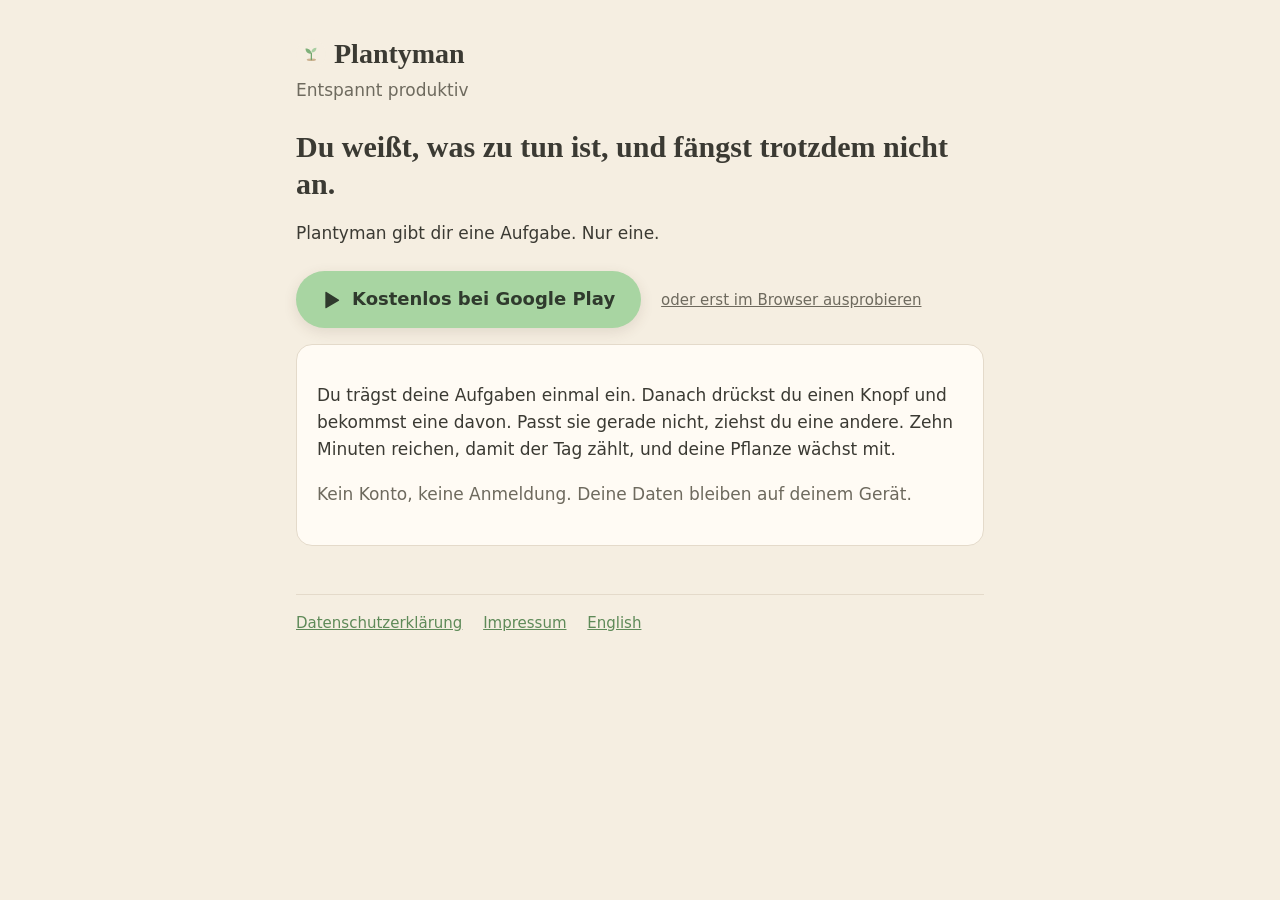
<file: index.html>
<!doctype html>
<html lang="de">
<head>
<meta charset="utf-8">
<meta name="viewport" content="width=device-width,initial-scale=1">
<title>Plantyman</title>
<meta name="description" content="Plantyman gibt dir eine Aufgabe. Nur eine.">
<link rel="stylesheet" href="style.css">
<link rel="alternate" hreflang="en" href="en/">
<link rel="icon" href="icon.svg" type="image/svg+xml">
</head>
<body>
<main>
  <header>
    <a class="brand" href="./"><img src="icon.svg" alt="">Plantyman</a>
    <p class="claim">Entspannt produktiv</p>
  </header>

  <h1>Du weißt, was zu tun ist, und fängst trotzdem nicht an.</h1>
  <p>Plantyman gibt dir eine Aufgabe. Nur eine.</p>

  <div class="cta">
    <a class="store" href="https://play.google.com/store/apps/details?id=de.plantyman.app&amp;referrer=utm_source%3Dwebsite">
      <svg viewBox="0 0 24 24" aria-hidden="true"><path fill="currentColor" d="M4 2.8v18.4c0 .5.5.8.9.6l15.4-8.9c.4-.3.4-.9 0-1.2L4.9 2.2c-.4-.2-.9.1-.9.6z"/></svg>
      Kostenlos bei Google Play
    </a>
    <a class="alt" href="app/">oder erst im Browser ausprobieren</a>
  </div>

  <div class="card">
    <p>Du trägst deine Aufgaben einmal ein. Danach drückst du einen Knopf und bekommst eine davon. Passt sie gerade nicht, ziehst du eine andere. Zehn Minuten reichen, damit der Tag zählt, und deine Pflanze wächst mit.</p>
    <p class="muted">Kein Konto, keine Anmeldung. Deine Daten bleiben auf deinem Gerät.</p>
  </div>

  <footer>
    <a href="datenschutz.html">Datenschutzerklärung</a>
    <a href="impressum.html">Impressum</a>
    <a href="en/" hreflang="en" lang="en">English</a>
  </footer>
</main>
</body>
</html>
</file>
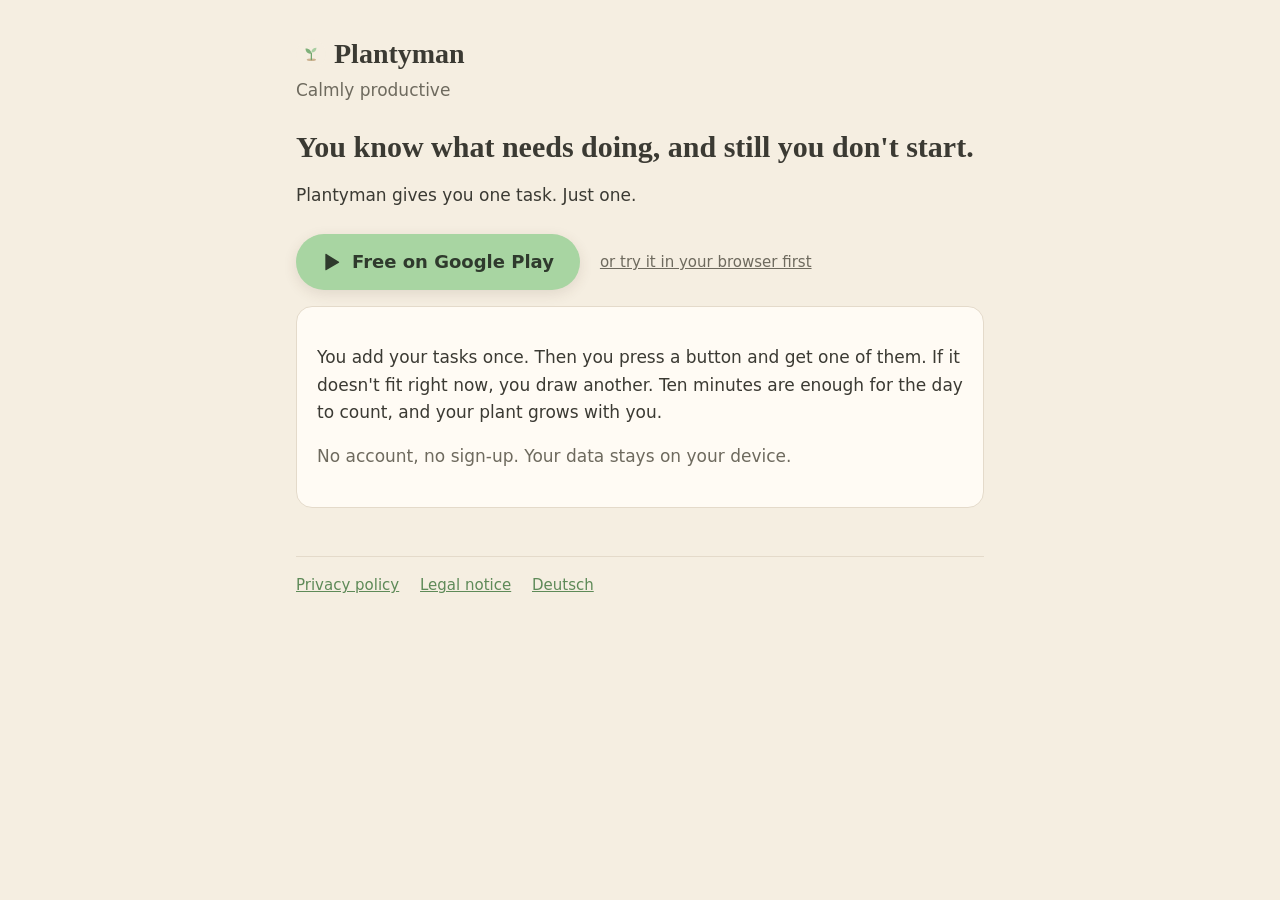
<file: en/index.html>
<!doctype html>
<html lang="en">
<head>
<meta charset="utf-8">
<meta name="viewport" content="width=device-width,initial-scale=1">
<title>Plantyman</title>
<meta name="description" content="Plantyman gives you one task. Just one.">
<link rel="stylesheet" href="../style.css">
<link rel="alternate" hreflang="de" href="../">
<link rel="icon" href="../icon.svg" type="image/svg+xml">
</head>
<body>
<main>
  <header>
    <a class="brand" href="./"><img src="../icon.svg" alt="">Plantyman</a>
    <p class="claim">Calmly productive</p>
  </header>

  <h1>You know what needs doing, and still you don't start.</h1>
  <p>Plantyman gives you one task. Just one.</p>

  <div class="cta">
    <a class="store" href="https://play.google.com/store/apps/details?id=de.plantyman.app&amp;referrer=utm_source%3Dwebsite">
      <svg viewBox="0 0 24 24" aria-hidden="true"><path fill="currentColor" d="M4 2.8v18.4c0 .5.5.8.9.6l15.4-8.9c.4-.3.4-.9 0-1.2L4.9 2.2c-.4-.2-.9.1-.9.6z"/></svg>
      Free on Google Play
    </a>
    <a class="alt" href="../app/">or try it in your browser first</a>
  </div>

  <div class="card">
    <p>You add your tasks once. Then you press a button and get one of them. If it doesn't fit right now, you draw another. Ten minutes are enough for the day to count, and your plant grows with you.</p>
    <p class="muted">No account, no sign-up. Your data stays on your device.</p>
  </div>

  <footer>
    <a href="privacy.html">Privacy policy</a>
    <a href="imprint.html">Legal notice</a>
    <a href="../" hreflang="de" lang="de">Deutsch</a>
  </footer>
</main>
</body>
</html>
</file>
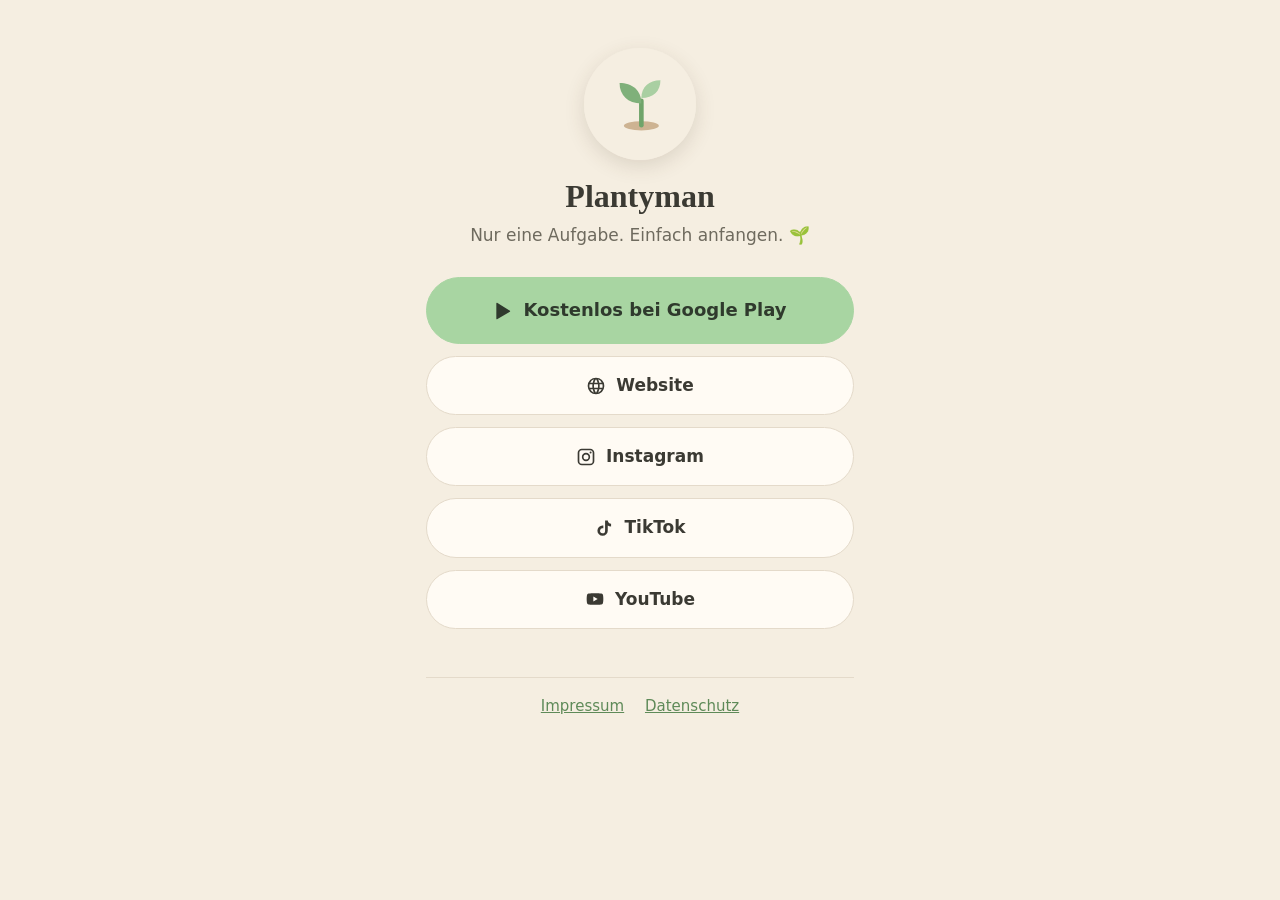
<file: links/index.html>
<!doctype html>
<html lang="de">
<head>
<meta charset="utf-8">
<meta name="viewport" content="width=device-width,initial-scale=1">
<title>Plantyman · Links</title>
<meta name="description" content="Plantyman: die To-do-Liste, die dir nur eine Aufgabe zeigt. Kostenlos im Play Store.">
<link rel="icon" href="../icon.svg" type="image/svg+xml">
<link rel="stylesheet" href="../style.css">
<style>
  main { max-width: 460px; text-align: center; padding-top: 48px; }
  .icon { width: 112px; height: 112px; border-radius: 50%; display: block; margin: 0 auto 16px;
          box-shadow: 0 6px 20px rgba(80, 60, 40, .15); }
  h1 { font-size: 32px; margin: 0; }
  .lead { color: var(--muted); margin: 6px 0 28px; }
  .links { display: flex; flex-direction: column; gap: 12px; }
  .links a { display: flex; align-items: center; justify-content: center; gap: 10px;
             padding: 15px 18px; border-radius: 999px; background: var(--card);
             border: 1px solid var(--line); color: var(--text); text-decoration: none; font-weight: 600; }
  .links a:hover { border-color: var(--accent); }
  .links a.main { background: #A8D5A2; border-color: #A8D5A2; color: #2F3A2D; font-size: 18px; padding: 18px; }
  .links svg { width: 20px; height: 20px; flex: none; }
  footer { text-align: center; }
  footer a { margin: 0 8px; }
</style>
</head>
<body>
<main>
  <img class="icon" src="../icon.svg" alt="Plantyman Icon">
  <h1>Plantyman</h1>
  <p class="lead">Nur eine Aufgabe. Einfach anfangen. 🌱</p>

  <nav class="links">
    <a class="main" href="https://play.google.com/store/apps/details?id=de.plantyman.app&amp;referrer=utm_source%3Dlinks">
      <svg viewBox="0 0 24 24" aria-hidden="true"><path fill="currentColor" d="M4 2.8v18.4c0 .5.5.8.9.6l15.4-8.9c.4-.3.4-.9 0-1.2L4.9 2.2c-.4-.2-.9.1-.9.6z"/></svg>
      Kostenlos bei Google Play
    </a>
    <a href="../">
      <svg viewBox="0 0 24 24" aria-hidden="true"><path fill="currentColor" d="M12 2a10 10 0 1 0 0 20 10 10 0 0 0 0-20zm6.9 6h-3a15 15 0 0 0-1.3-4 8 8 0 0 1 4.3 4zM12 4c.8 1.1 1.5 2.5 1.9 4h-3.8c.4-1.5 1.1-2.9 1.9-4zM4.3 14a8 8 0 0 1 0-4h3.4a17 17 0 0 0 0 4H4.3zm.8 2h3a15 15 0 0 0 1.3 4 8 8 0 0 1-4.3-4zm3-8h-3a8 8 0 0 1 4.3-4 15 15 0 0 0-1.3 4zM12 20c-.8-1.1-1.5-2.5-1.9-4h3.8c-.4 1.5-1.1 2.9-1.9 4zm2.3-6H9.7a15 15 0 0 1 0-4h4.6a15 15 0 0 1 0 4zm.3 6a15 15 0 0 0 1.3-4h3a8 8 0 0 1-4.3 4zm1.7-6a17 17 0 0 0 0-4h3.4a8 8 0 0 1 0 4h-3.4z"/></svg>
      Website
    </a>
    <a href="https://www.instagram.com/planty_man/">
      <svg viewBox="0 0 24 24" aria-hidden="true"><path fill="none" stroke="currentColor" stroke-width="2" d="M7 3h10a4 4 0 0 1 4 4v10a4 4 0 0 1-4 4H7a4 4 0 0 1-4-4V7a4 4 0 0 1 4-4z"/><circle cx="12" cy="12" r="4" fill="none" stroke="currentColor" stroke-width="2"/><circle cx="17.5" cy="6.5" r="1.2" fill="currentColor"/></svg>
      Instagram
    </a>
    <a href="https://www.tiktok.com/@planty_man">
      <svg viewBox="0 0 24 24" aria-hidden="true"><path fill="currentColor" d="M16.5 3c.3 2.2 1.7 3.7 4 3.9v3.2a7.6 7.6 0 0 1-4-1.2v6.3a6.2 6.2 0 1 1-6.2-6.2c.3 0 .6 0 .9.1v3.3a3 3 0 1 0 2.1 2.8V3h3.2z"/></svg>
      TikTok
    </a>
    <a href="https://www.youtube.com/@planty_man">
      <svg viewBox="0 0 24 24" aria-hidden="true"><path fill="currentColor" d="M21.6 7.2a2.5 2.5 0 0 0-1.8-1.8C18.2 5 12 5 12 5s-6.2 0-7.8.4A2.5 2.5 0 0 0 2.4 7.2 26 26 0 0 0 2 12a26 26 0 0 0 .4 4.8 2.5 2.5 0 0 0 1.8 1.8c1.6.4 7.8.4 7.8.4s6.2 0 7.8-.4a2.5 2.5 0 0 0 1.8-1.8A26 26 0 0 0 22 12a26 26 0 0 0-.4-4.8zM10 15V9l5.2 3L10 15z"/></svg>
      YouTube
    </a>
  </nav>

  <footer>
    <a href="../impressum.html">Impressum</a>
    <a href="../datenschutz.html">Datenschutz</a>
  </footer>
</main>
</body>
</html>
</file>
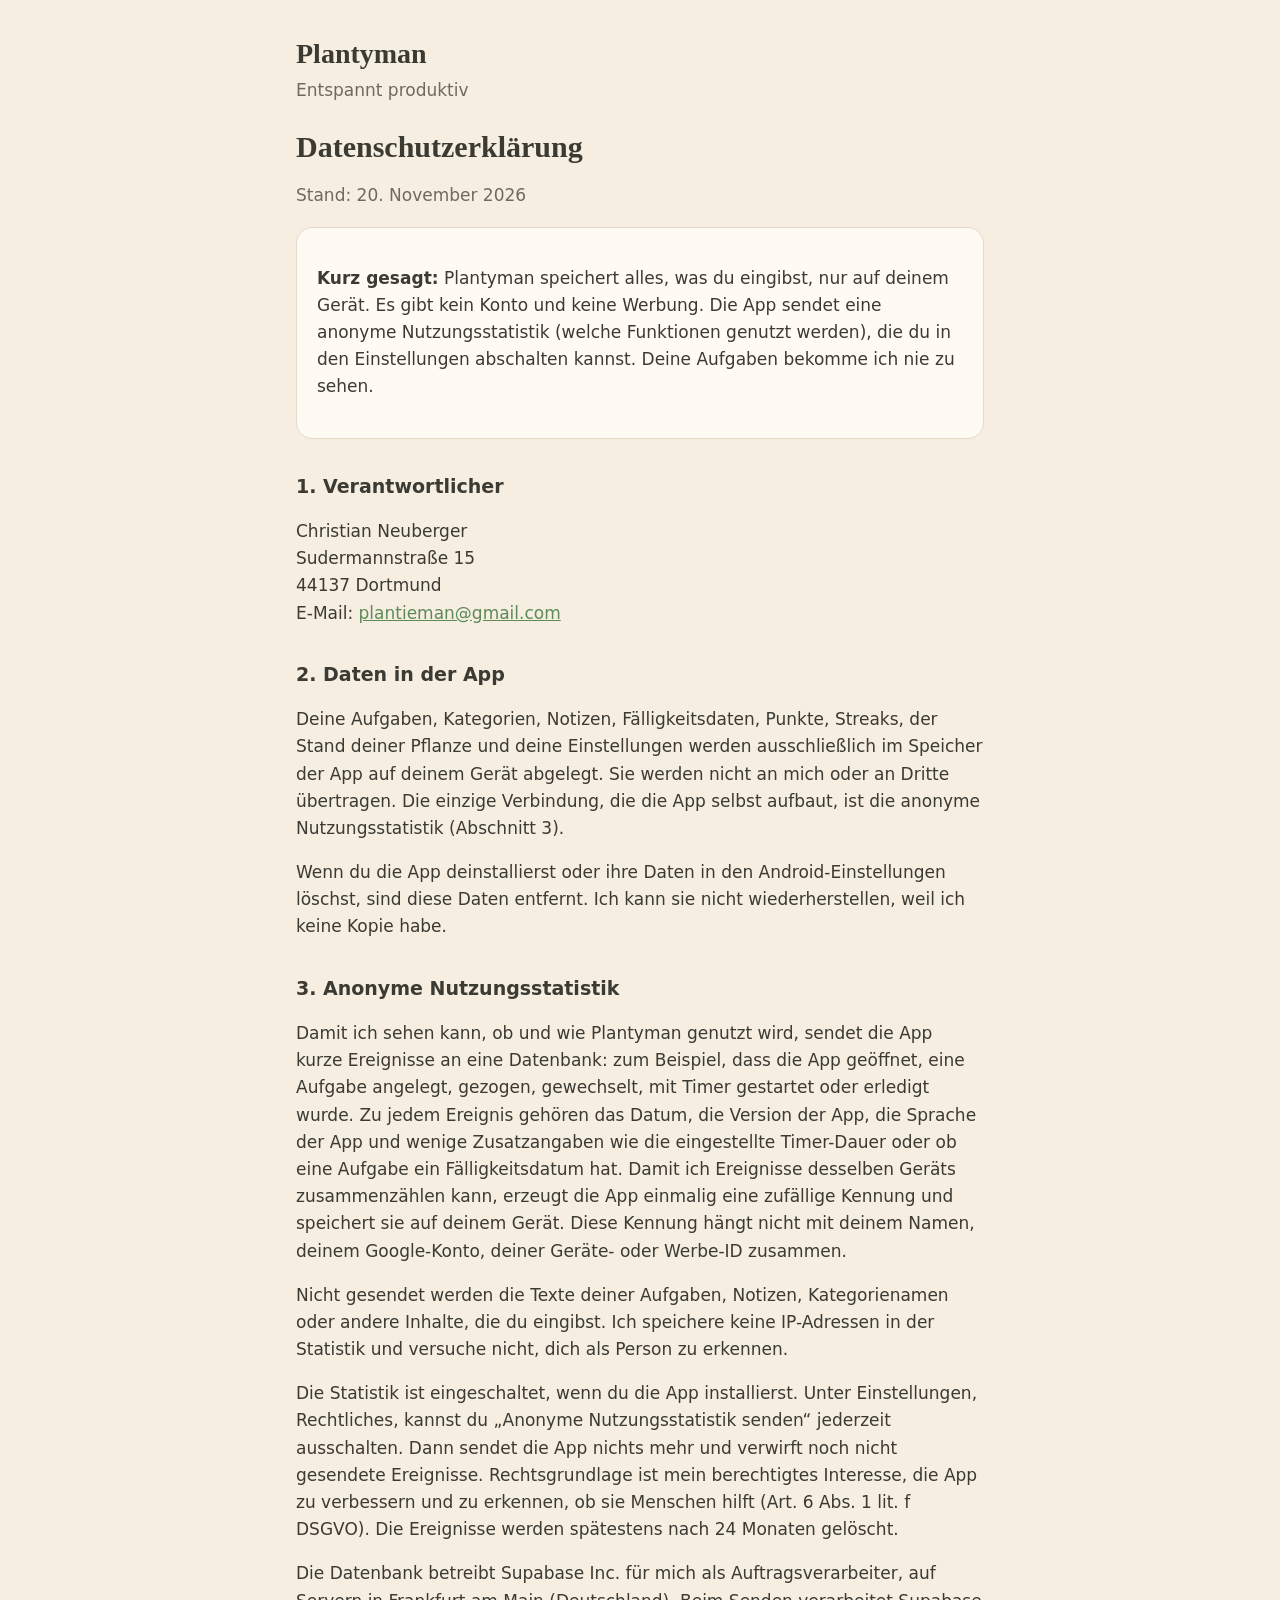
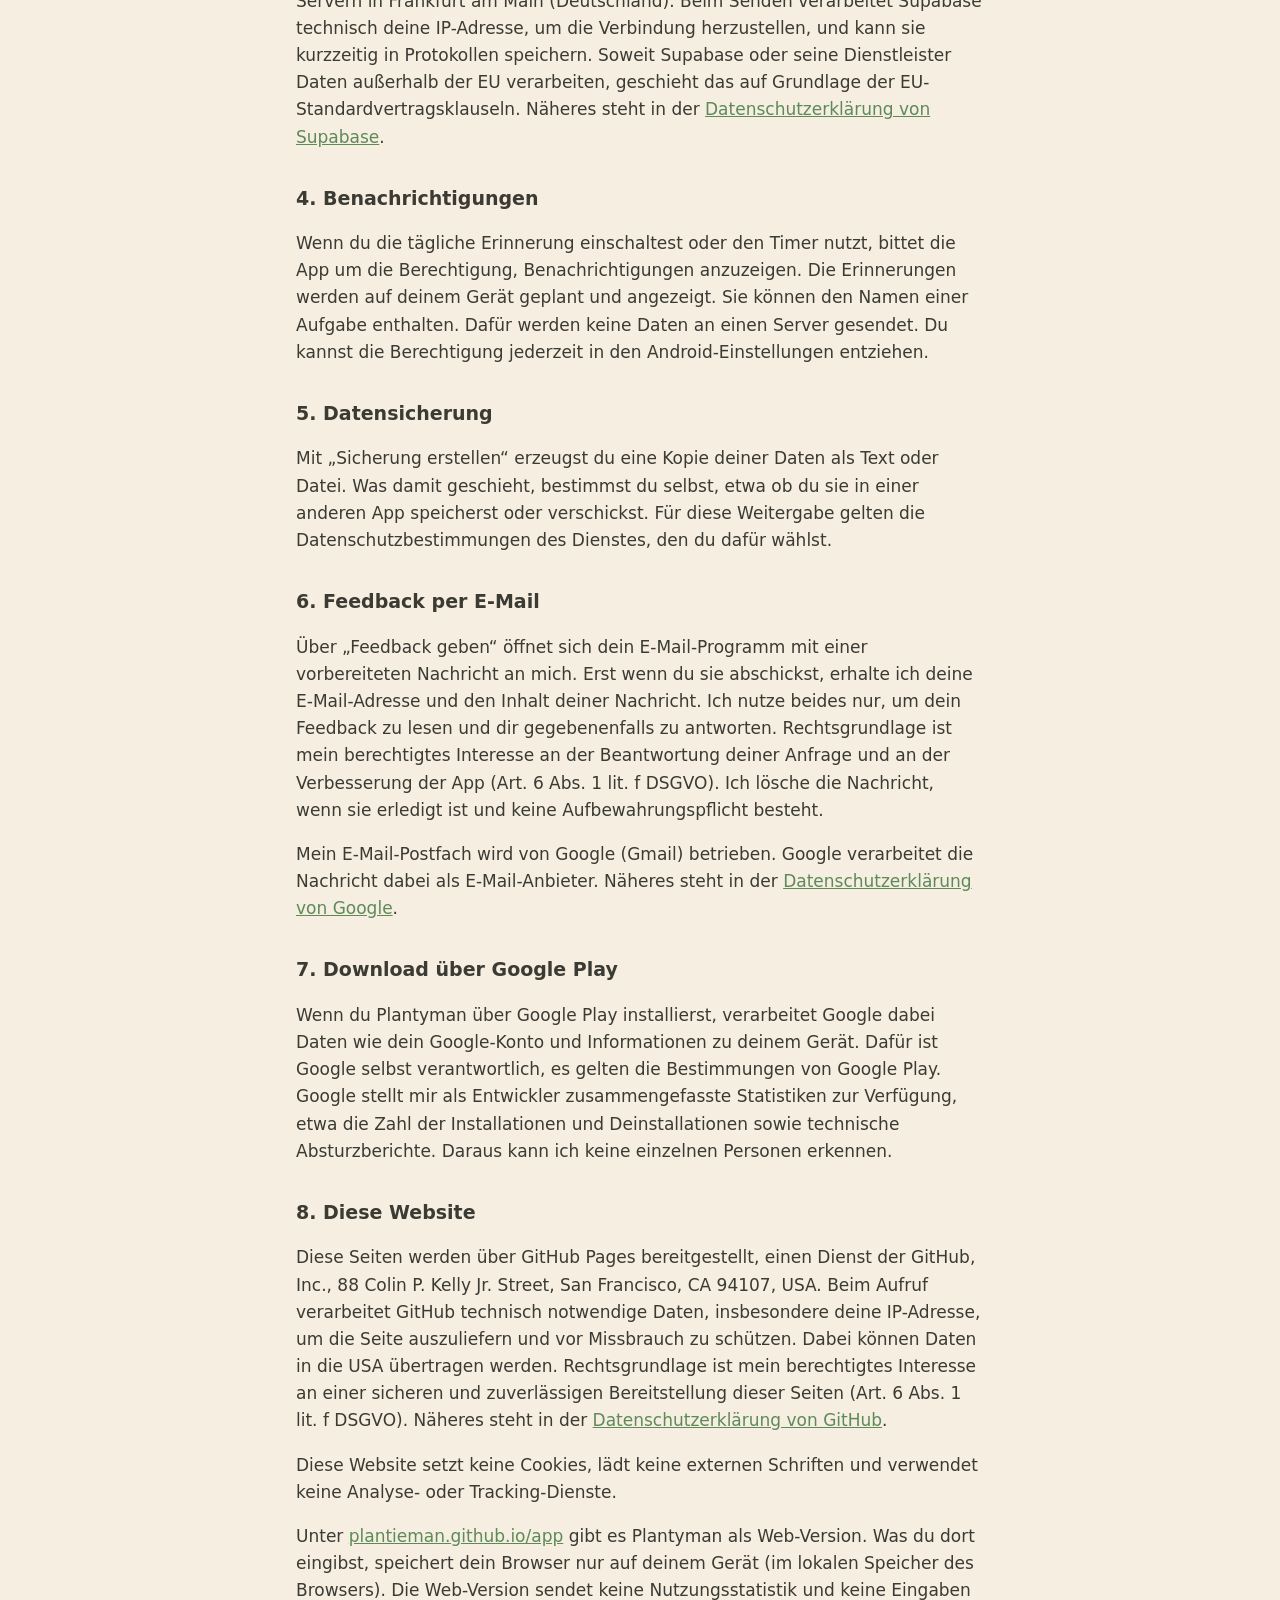
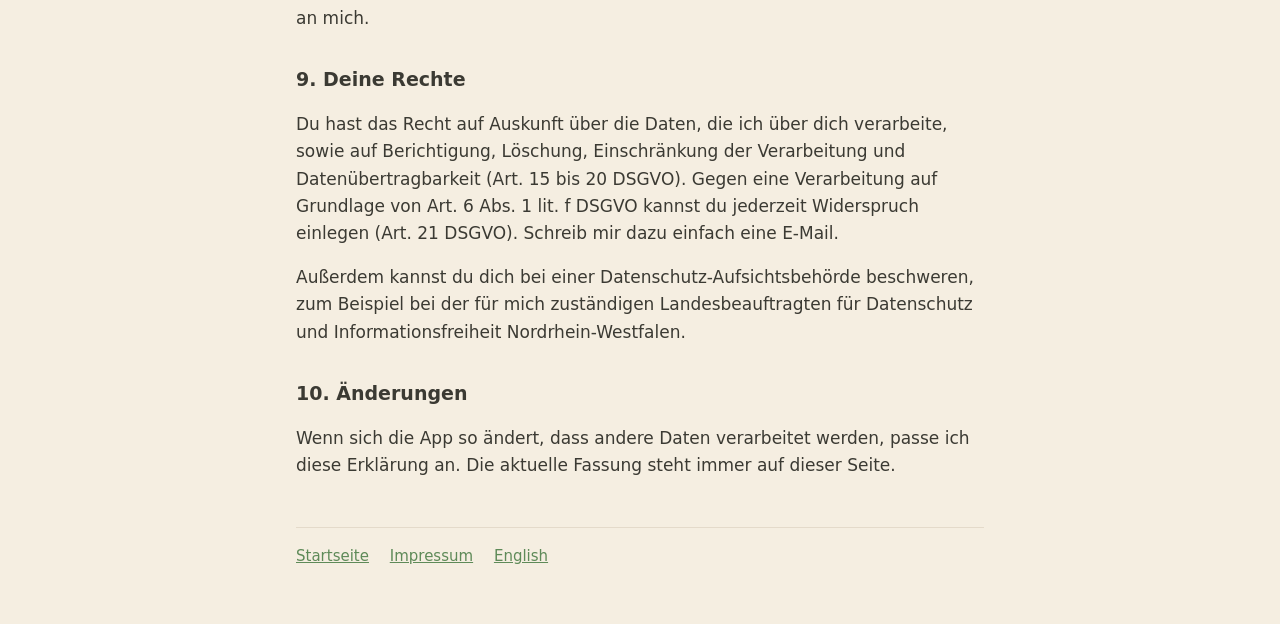
<file: datenschutz.html>
<!doctype html>
<html lang="de">
<head>
<meta charset="utf-8">
<meta name="viewport" content="width=device-width,initial-scale=1">
<title>Datenschutzerklärung · Plantyman</title>
<link rel="stylesheet" href="style.css">
<link rel="alternate" hreflang="en" href="en/privacy.html">
</head>
<body>
<main>
  <header>
    <a class="brand" href="./">Plantyman</a>
    <p class="claim">Entspannt produktiv</p>
  </header>

  <h1>Datenschutzerklärung</h1>
  <p class="muted">Stand: 20. November 2026</p>

  <div class="card">
    <p><strong>Kurz gesagt:</strong> Plantyman speichert alles, was du eingibst, nur auf deinem Gerät. Es gibt kein Konto und keine Werbung. Die App sendet eine anonyme Nutzungsstatistik (welche Funktionen genutzt werden), die du in den Einstellungen abschalten kannst. Deine Aufgaben bekomme ich nie zu sehen.</p>
  </div>

  <h2>1. Verantwortlicher</h2>
  <p>Christian Neuberger<br>
  Sudermannstraße 15<br>
  44137 Dortmund<br>
  E-Mail: <a href="mailto:plantieman@gmail.com">plantieman@gmail.com</a></p>

  <h2>2. Daten in der App</h2>
  <p>Deine Aufgaben, Kategorien, Notizen, Fälligkeitsdaten, Punkte, Streaks, der Stand deiner Pflanze und deine Einstellungen werden ausschließlich im Speicher der App auf deinem Gerät abgelegt. Sie werden nicht an mich oder an Dritte übertragen. Die einzige Verbindung, die die App selbst aufbaut, ist die anonyme Nutzungsstatistik (Abschnitt 3).</p>
  <p>Wenn du die App deinstallierst oder ihre Daten in den Android-Einstellungen löschst, sind diese Daten entfernt. Ich kann sie nicht wiederherstellen, weil ich keine Kopie habe.</p>

  <h2>3. Anonyme Nutzungsstatistik</h2>
  <p>Damit ich sehen kann, ob und wie Plantyman genutzt wird, sendet die App kurze Ereignisse an eine Datenbank: zum Beispiel, dass die App geöffnet, eine Aufgabe angelegt, gezogen, gewechselt, mit Timer gestartet oder erledigt wurde. Zu jedem Ereignis gehören das Datum, die Version der App, die Sprache der App und wenige Zusatzangaben wie die eingestellte Timer-Dauer oder ob eine Aufgabe ein Fälligkeitsdatum hat. Damit ich Ereignisse desselben Geräts zusammenzählen kann, erzeugt die App einmalig eine zufällige Kennung und speichert sie auf deinem Gerät. Diese Kennung hängt nicht mit deinem Namen, deinem Google-Konto, deiner Geräte- oder Werbe-ID zusammen.</p>
  <p>Nicht gesendet werden die Texte deiner Aufgaben, Notizen, Kategorienamen oder andere Inhalte, die du eingibst. Ich speichere keine IP-Adressen in der Statistik und versuche nicht, dich als Person zu erkennen.</p>
  <p>Die Statistik ist eingeschaltet, wenn du die App installierst. Unter Einstellungen, Rechtliches, kannst du „Anonyme Nutzungsstatistik senden“ jederzeit ausschalten. Dann sendet die App nichts mehr und verwirft noch nicht gesendete Ereignisse. Rechtsgrundlage ist mein berechtigtes Interesse, die App zu verbessern und zu erkennen, ob sie Menschen hilft (Art. 6 Abs. 1 lit. f DSGVO). Die Ereignisse werden spätestens nach 24 Monaten gelöscht.</p>
  <p>Die Datenbank betreibt Supabase Inc. für mich als Auftragsverarbeiter, auf Servern in Frankfurt am Main (Deutschland). Beim Senden verarbeitet Supabase technisch deine IP-Adresse, um die Verbindung herzustellen, und kann sie kurzzeitig in Protokollen speichern. Soweit Supabase oder seine Dienstleister Daten außerhalb der EU verarbeiten, geschieht das auf Grundlage der EU-Standardvertragsklauseln. Näheres steht in der <a href="https://supabase.com/privacy">Datenschutzerklärung von Supabase</a>.</p>

  <h2>4. Benachrichtigungen</h2>
  <p>Wenn du die tägliche Erinnerung einschaltest oder den Timer nutzt, bittet die App um die Berechtigung, Benachrichtigungen anzuzeigen. Die Erinnerungen werden auf deinem Gerät geplant und angezeigt. Sie können den Namen einer Aufgabe enthalten. Dafür werden keine Daten an einen Server gesendet. Du kannst die Berechtigung jederzeit in den Android-Einstellungen entziehen.</p>

  <h2>5. Datensicherung</h2>
  <p>Mit „Sicherung erstellen“ erzeugst du eine Kopie deiner Daten als Text oder Datei. Was damit geschieht, bestimmst du selbst, etwa ob du sie in einer anderen App speicherst oder verschickst. Für diese Weitergabe gelten die Datenschutzbestimmungen des Dienstes, den du dafür wählst.</p>

  <h2>6. Feedback per E-Mail</h2>
  <p>Über „Feedback geben“ öffnet sich dein E-Mail-Programm mit einer vorbereiteten Nachricht an mich. Erst wenn du sie abschickst, erhalte ich deine E-Mail-Adresse und den Inhalt deiner Nachricht. Ich nutze beides nur, um dein Feedback zu lesen und dir gegebenenfalls zu antworten. Rechtsgrundlage ist mein berechtigtes Interesse an der Beantwortung deiner Anfrage und an der Verbesserung der App (Art. 6 Abs. 1 lit. f DSGVO). Ich lösche die Nachricht, wenn sie erledigt ist und keine Aufbewahrungspflicht besteht.</p>
  <p>Mein E-Mail-Postfach wird von Google (Gmail) betrieben. Google verarbeitet die Nachricht dabei als E-Mail-Anbieter. Näheres steht in der <a href="https://policies.google.com/privacy?hl=de">Datenschutzerklärung von Google</a>.</p>

  <h2>7. Download über Google Play</h2>
  <p>Wenn du Plantyman über Google Play installierst, verarbeitet Google dabei Daten wie dein Google-Konto und Informationen zu deinem Gerät. Dafür ist Google selbst verantwortlich, es gelten die Bestimmungen von Google Play. Google stellt mir als Entwickler zusammengefasste Statistiken zur Verfügung, etwa die Zahl der Installationen und Deinstallationen sowie technische Absturzberichte. Daraus kann ich keine einzelnen Personen erkennen.</p>

  <h2>8. Diese Website</h2>
  <p>Diese Seiten werden über GitHub Pages bereitgestellt, einen Dienst der GitHub, Inc., 88 Colin P. Kelly Jr. Street, San Francisco, CA 94107, USA. Beim Aufruf verarbeitet GitHub technisch notwendige Daten, insbesondere deine IP-Adresse, um die Seite auszuliefern und vor Missbrauch zu schützen. Dabei können Daten in die USA übertragen werden. Rechtsgrundlage ist mein berechtigtes Interesse an einer sicheren und zuverlässigen Bereitstellung dieser Seiten (Art. 6 Abs. 1 lit. f DSGVO). Näheres steht in der <a href="https://docs.github.com/de/site-policy/privacy-policies/github-general-privacy-statement">Datenschutzerklärung von GitHub</a>.</p>
  <p>Diese Website setzt keine Cookies, lädt keine externen Schriften und verwendet keine Analyse- oder Tracking-Dienste.</p>
  <p>Unter <a href="app/">plantieman.github.io/app</a> gibt es Plantyman als Web-Version. Was du dort eingibst, speichert dein Browser nur auf deinem Gerät (im lokalen Speicher des Browsers). Die Web-Version sendet keine Nutzungsstatistik und keine Eingaben an mich.</p>

  <h2>9. Deine Rechte</h2>
  <p>Du hast das Recht auf Auskunft über die Daten, die ich über dich verarbeite, sowie auf Berichtigung, Löschung, Einschränkung der Verarbeitung und Datenübertragbarkeit (Art. 15 bis 20 DSGVO). Gegen eine Verarbeitung auf Grundlage von Art. 6 Abs. 1 lit. f DSGVO kannst du jederzeit Widerspruch einlegen (Art. 21 DSGVO). Schreib mir dazu einfach eine E-Mail.</p>
  <p>Außerdem kannst du dich bei einer Datenschutz-Aufsichtsbehörde beschweren, zum Beispiel bei der für mich zuständigen Landesbeauftragten für Datenschutz und Informationsfreiheit Nordrhein-Westfalen.</p>

  <h2>10. Änderungen</h2>
  <p>Wenn sich die App so ändert, dass andere Daten verarbeitet werden, passe ich diese Erklärung an. Die aktuelle Fassung steht immer auf dieser Seite.</p>

  <footer>
    <a href="./">Startseite</a>
    <a href="impressum.html">Impressum</a>
    <a href="en/privacy.html" hreflang="en" lang="en">English</a>
  </footer>
</main>
</body>
</html>
</file>
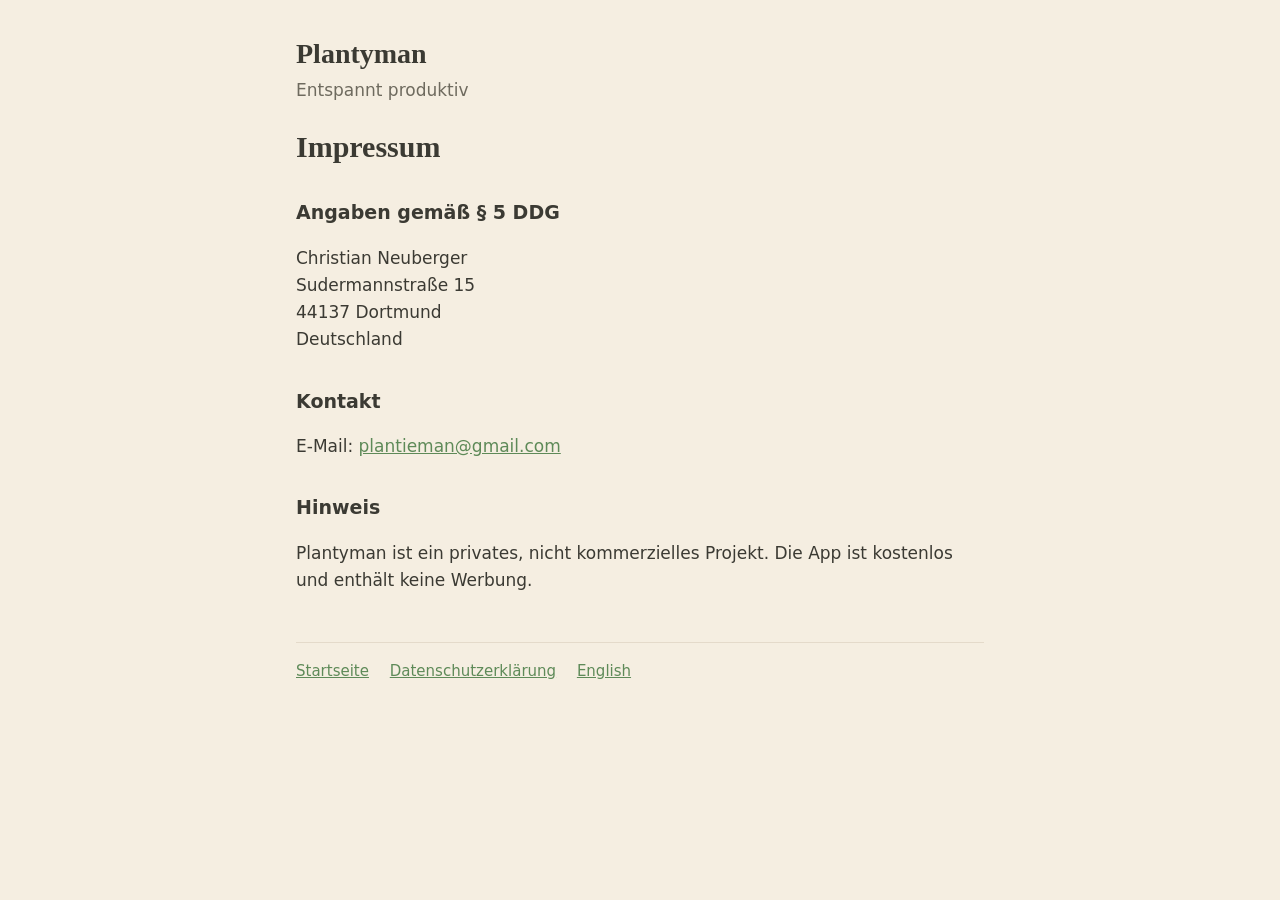
<file: impressum.html>
<!doctype html>
<html lang="de">
<head>
<meta charset="utf-8">
<meta name="viewport" content="width=device-width,initial-scale=1">
<title>Impressum · Plantyman</title>
<link rel="stylesheet" href="style.css">
<link rel="alternate" hreflang="en" href="en/imprint.html">
</head>
<body>
<main>
  <header>
    <a class="brand" href="./">Plantyman</a>
    <p class="claim">Entspannt produktiv</p>
  </header>

  <h1>Impressum</h1>

  <h2>Angaben gemäß § 5 DDG</h2>
  <p>Christian Neuberger<br>
  Sudermannstraße 15<br>
  44137 Dortmund<br>
  Deutschland</p>

  <h2>Kontakt</h2>
  <p>E-Mail: <a href="mailto:plantieman@gmail.com">plantieman@gmail.com</a></p>

  <h2>Hinweis</h2>
  <p>Plantyman ist ein privates, nicht kommerzielles Projekt. Die App ist kostenlos und enthält keine Werbung.</p>

  <footer>
    <a href="./">Startseite</a>
    <a href="datenschutz.html">Datenschutzerklärung</a>
    <a href="en/imprint.html" hreflang="en" lang="en">English</a>
  </footer>
</main>
</body>
</html>
</file>
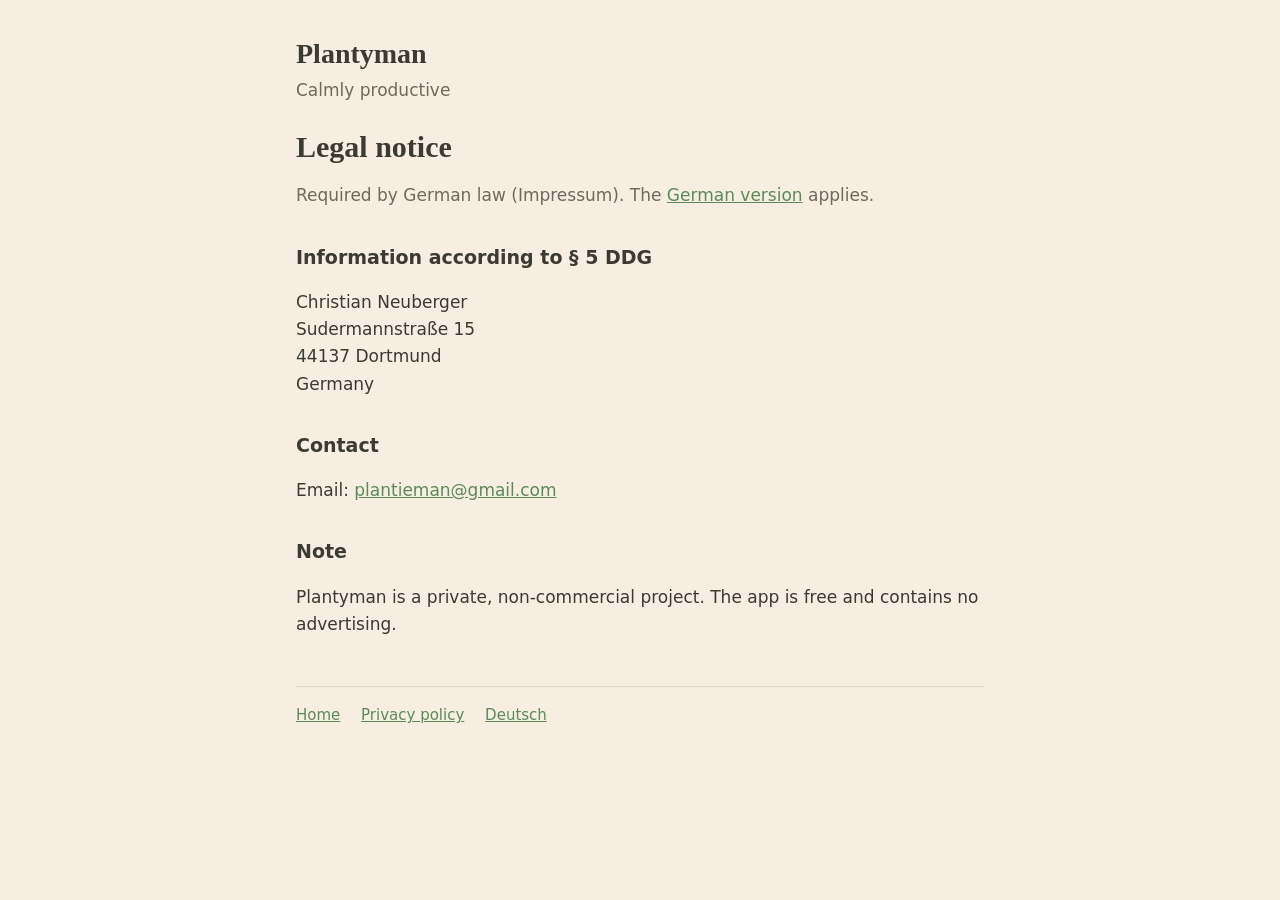
<file: en/imprint.html>
<!doctype html>
<html lang="en">
<head>
<meta charset="utf-8">
<meta name="viewport" content="width=device-width,initial-scale=1">
<title>Legal notice · Plantyman</title>
<link rel="stylesheet" href="../style.css">
<link rel="alternate" hreflang="de" href="../impressum.html">
</head>
<body>
<main>
  <header>
    <a class="brand" href="./">Plantyman</a>
    <p class="claim">Calmly productive</p>
  </header>

  <h1>Legal notice</h1>
  <p class="muted">Required by German law (Impressum). The <a href="../impressum.html">German version</a> applies.</p>

  <h2>Information according to § 5 DDG</h2>
  <p>Christian Neuberger<br>
  Sudermannstraße 15<br>
  44137 Dortmund<br>
  Germany</p>

  <h2>Contact</h2>
  <p>Email: <a href="mailto:plantieman@gmail.com">plantieman@gmail.com</a></p>

  <h2>Note</h2>
  <p>Plantyman is a private, non-commercial project. The app is free and contains no advertising.</p>

  <footer>
    <a href="./">Home</a>
    <a href="privacy.html">Privacy policy</a>
    <a href="../impressum.html" hreflang="de" lang="de">Deutsch</a>
  </footer>
</main>
</body>
</html>
</file>
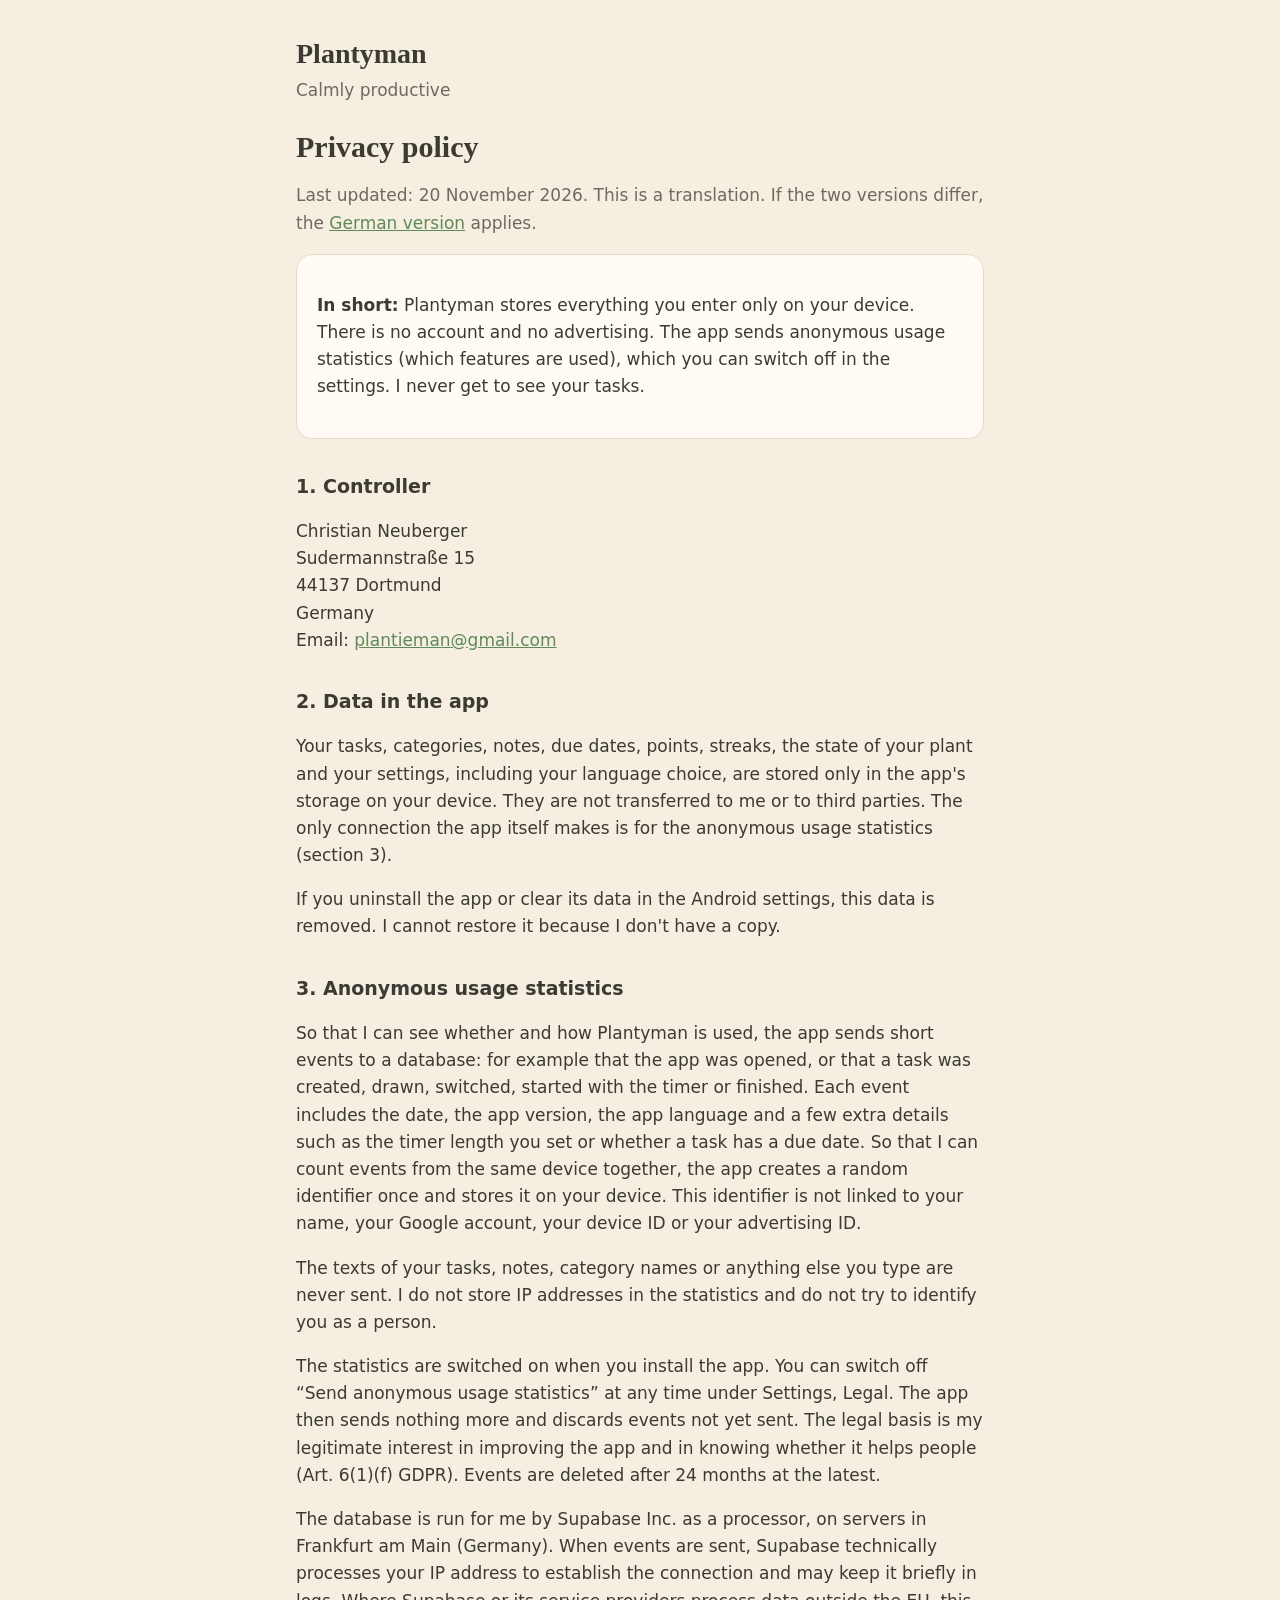
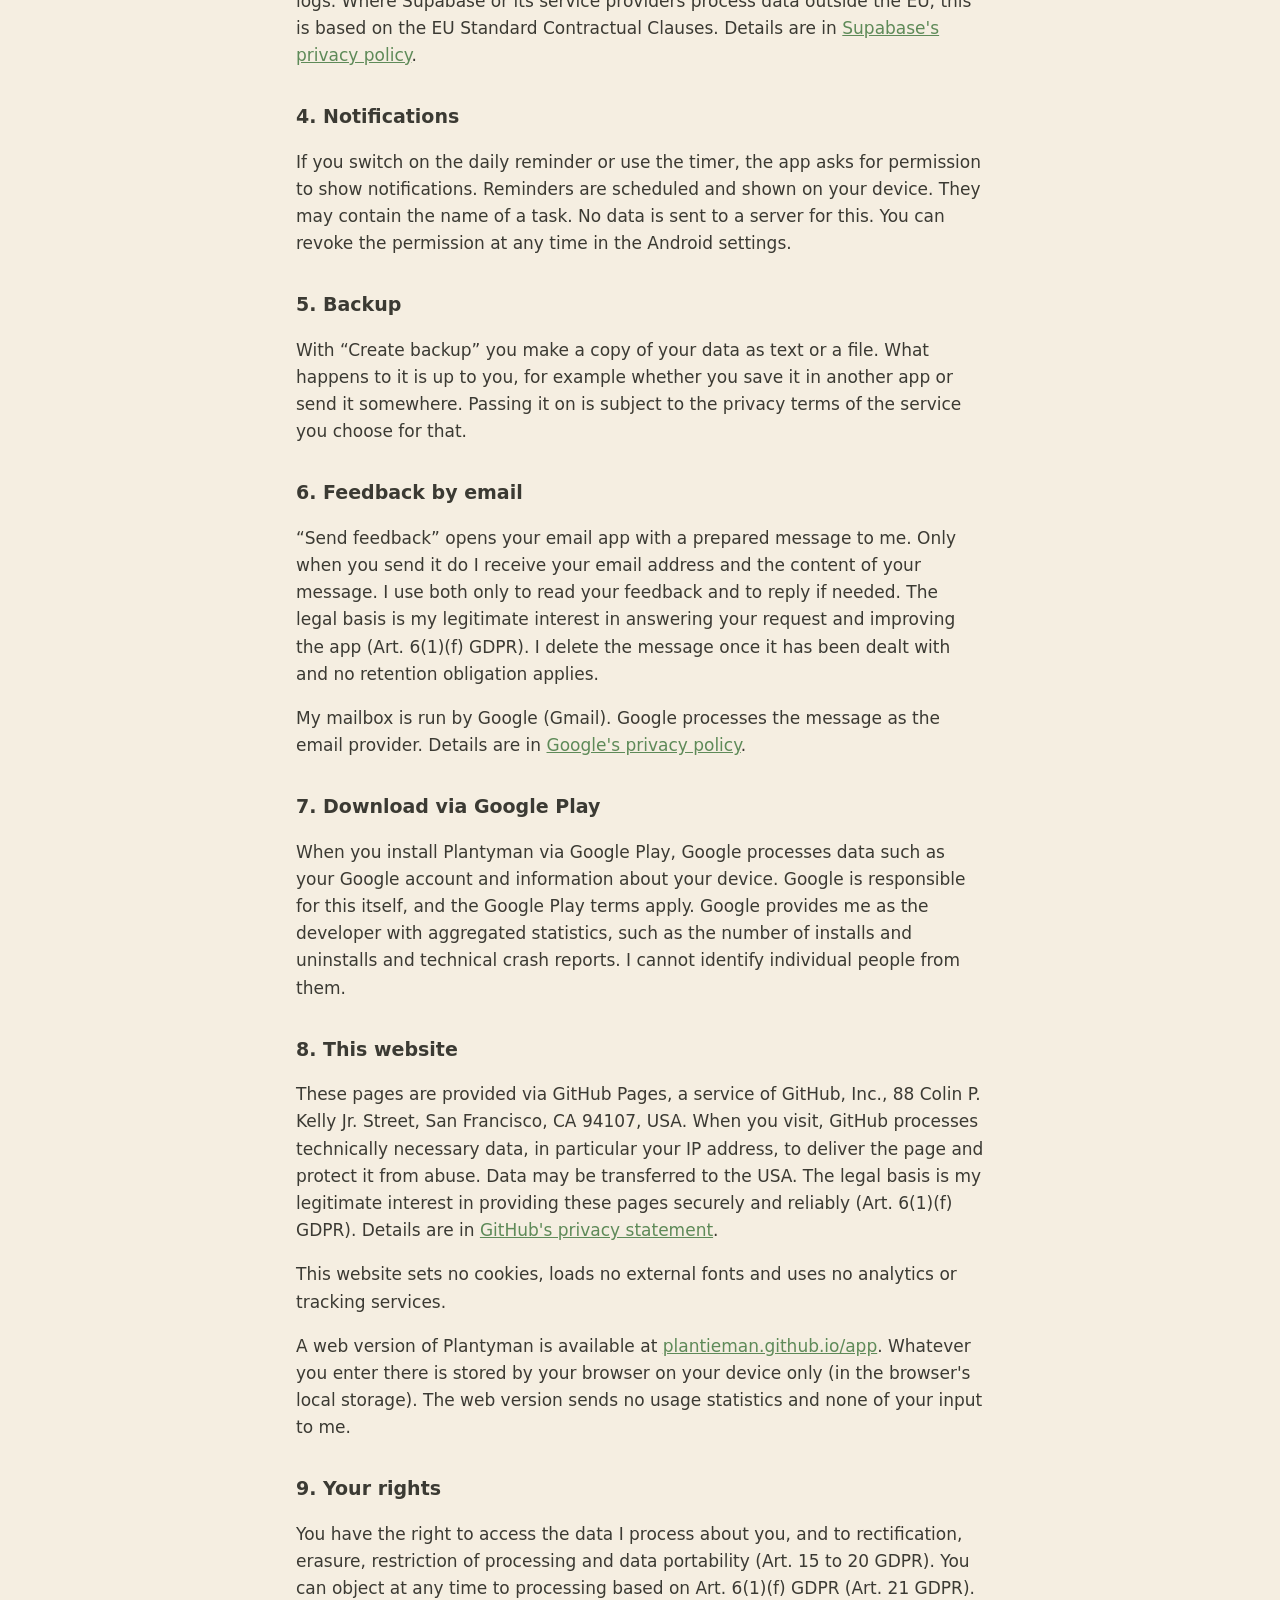
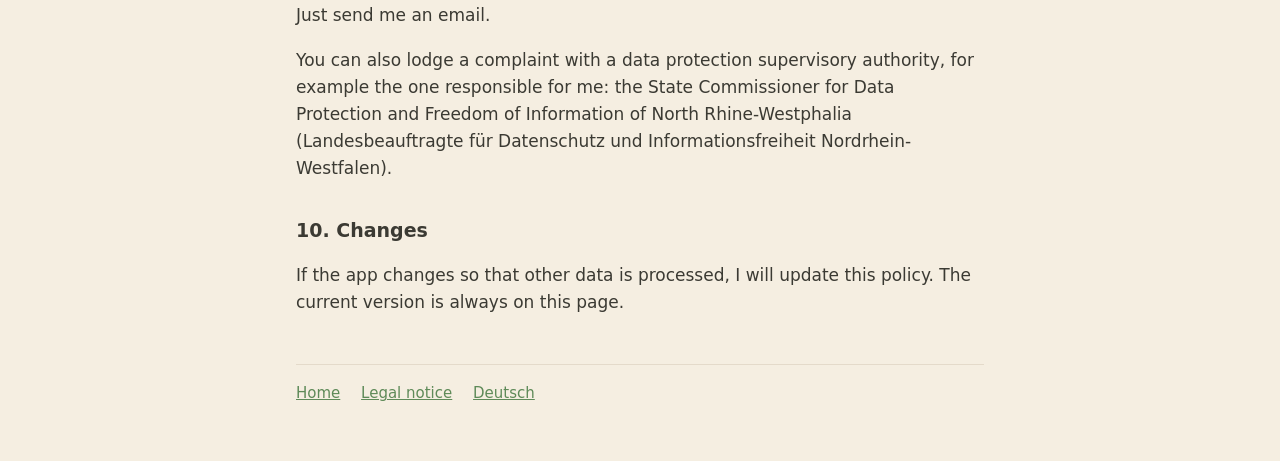
<file: en/privacy.html>
<!doctype html>
<html lang="en">
<head>
<meta charset="utf-8">
<meta name="viewport" content="width=device-width,initial-scale=1">
<title>Privacy policy · Plantyman</title>
<link rel="stylesheet" href="../style.css">
<link rel="alternate" hreflang="de" href="../datenschutz.html">
</head>
<body>
<main>
  <header>
    <a class="brand" href="./">Plantyman</a>
    <p class="claim">Calmly productive</p>
  </header>

  <h1>Privacy policy</h1>
  <p class="muted">Last updated: 20 November 2026. This is a translation. If the two versions differ, the <a href="../datenschutz.html">German version</a> applies.</p>

  <div class="card">
    <p><strong>In short:</strong> Plantyman stores everything you enter only on your device. There is no account and no advertising. The app sends anonymous usage statistics (which features are used), which you can switch off in the settings. I never get to see your tasks.</p>
  </div>

  <h2>1. Controller</h2>
  <p>Christian Neuberger<br>
  Sudermannstraße 15<br>
  44137 Dortmund<br>
  Germany<br>
  Email: <a href="mailto:plantieman@gmail.com">plantieman@gmail.com</a></p>

  <h2>2. Data in the app</h2>
  <p>Your tasks, categories, notes, due dates, points, streaks, the state of your plant and your settings, including your language choice, are stored only in the app's storage on your device. They are not transferred to me or to third parties. The only connection the app itself makes is for the anonymous usage statistics (section 3).</p>
  <p>If you uninstall the app or clear its data in the Android settings, this data is removed. I cannot restore it because I don't have a copy.</p>

  <h2>3. Anonymous usage statistics</h2>
  <p>So that I can see whether and how Plantyman is used, the app sends short events to a database: for example that the app was opened, or that a task was created, drawn, switched, started with the timer or finished. Each event includes the date, the app version, the app language and a few extra details such as the timer length you set or whether a task has a due date. So that I can count events from the same device together, the app creates a random identifier once and stores it on your device. This identifier is not linked to your name, your Google account, your device ID or your advertising ID.</p>
  <p>The texts of your tasks, notes, category names or anything else you type are never sent. I do not store IP addresses in the statistics and do not try to identify you as a person.</p>
  <p>The statistics are switched on when you install the app. You can switch off “Send anonymous usage statistics” at any time under Settings, Legal. The app then sends nothing more and discards events not yet sent. The legal basis is my legitimate interest in improving the app and in knowing whether it helps people (Art. 6(1)(f) GDPR). Events are deleted after 24 months at the latest.</p>
  <p>The database is run for me by Supabase Inc. as a processor, on servers in Frankfurt am Main (Germany). When events are sent, Supabase technically processes your IP address to establish the connection and may keep it briefly in logs. Where Supabase or its service providers process data outside the EU, this is based on the EU Standard Contractual Clauses. Details are in <a href="https://supabase.com/privacy">Supabase's privacy policy</a>.</p>

  <h2>4. Notifications</h2>
  <p>If you switch on the daily reminder or use the timer, the app asks for permission to show notifications. Reminders are scheduled and shown on your device. They may contain the name of a task. No data is sent to a server for this. You can revoke the permission at any time in the Android settings.</p>

  <h2>5. Backup</h2>
  <p>With “Create backup” you make a copy of your data as text or a file. What happens to it is up to you, for example whether you save it in another app or send it somewhere. Passing it on is subject to the privacy terms of the service you choose for that.</p>

  <h2>6. Feedback by email</h2>
  <p>“Send feedback” opens your email app with a prepared message to me. Only when you send it do I receive your email address and the content of your message. I use both only to read your feedback and to reply if needed. The legal basis is my legitimate interest in answering your request and improving the app (Art. 6(1)(f) GDPR). I delete the message once it has been dealt with and no retention obligation applies.</p>
  <p>My mailbox is run by Google (Gmail). Google processes the message as the email provider. Details are in <a href="https://policies.google.com/privacy?hl=en">Google's privacy policy</a>.</p>

  <h2>7. Download via Google Play</h2>
  <p>When you install Plantyman via Google Play, Google processes data such as your Google account and information about your device. Google is responsible for this itself, and the Google Play terms apply. Google provides me as the developer with aggregated statistics, such as the number of installs and uninstalls and technical crash reports. I cannot identify individual people from them.</p>

  <h2>8. This website</h2>
  <p>These pages are provided via GitHub Pages, a service of GitHub, Inc., 88 Colin P. Kelly Jr. Street, San Francisco, CA 94107, USA. When you visit, GitHub processes technically necessary data, in particular your IP address, to deliver the page and protect it from abuse. Data may be transferred to the USA. The legal basis is my legitimate interest in providing these pages securely and reliably (Art. 6(1)(f) GDPR). Details are in <a href="https://docs.github.com/en/site-policy/privacy-policies/github-general-privacy-statement">GitHub's privacy statement</a>.</p>
  <p>This website sets no cookies, loads no external fonts and uses no analytics or tracking services.</p>
  <p>A web version of Plantyman is available at <a href="../app/">plantieman.github.io/app</a>. Whatever you enter there is stored by your browser on your device only (in the browser's local storage). The web version sends no usage statistics and none of your input to me.</p>

  <h2>9. Your rights</h2>
  <p>You have the right to access the data I process about you, and to rectification, erasure, restriction of processing and data portability (Art. 15 to 20 GDPR). You can object at any time to processing based on Art. 6(1)(f) GDPR (Art. 21 GDPR). Just send me an email.</p>
  <p>You can also lodge a complaint with a data protection supervisory authority, for example the one responsible for me: the State Commissioner for Data Protection and Freedom of Information of North Rhine-Westphalia (Landesbeauftragte für Datenschutz und Informationsfreiheit Nordrhein-Westfalen).</p>

  <h2>10. Changes</h2>
  <p>If the app changes so that other data is processed, I will update this policy. The current version is always on this page.</p>

  <footer>
    <a href="./">Home</a>
    <a href="imprint.html">Legal notice</a>
    <a href="../datenschutz.html" hreflang="de" lang="de">Deutsch</a>
  </footer>
</main>
</body>
</html>
</file>
<file: style.css>
:root {
  --bg: #F5EEE1;
  --card: #FFFBF4;
  --text: #3B3A33;
  --muted: #6E6A5E;
  --accent: #5E8A58;
  --line: #E4DACA;
}
@media (prefers-color-scheme: dark) {
  :root {
    --bg: #1F2420;
    --card: #282E29;
    --text: #ECE6D9;
    --muted: #B3AC9C;
    --accent: #9BBF96;
    --line: #3A423B;
  }
}
* { box-sizing: border-box; }
html { -webkit-text-size-adjust: 100%; }
body {
  margin: 0;
  background: var(--bg);
  color: var(--text);
  font: 17px/1.6 system-ui, -apple-system, "Segoe UI", Roboto, sans-serif;
}
main {
  max-width: 720px;
  margin: 0 auto;
  padding: 32px 16px 56px;
}
header { margin-bottom: 24px; }
.brand {
  font-family: Georgia, "Times New Roman", serif;
  font-size: 28px;
  font-weight: 700;
  color: var(--text);
  text-decoration: none;
}
.claim { margin: 0; color: var(--muted); }
h1 { font-family: Georgia, "Times New Roman", serif; font-size: 30px; line-height: 1.25; margin: 0 0 8px; }
h2 { font-size: 19px; margin: 32px 0 8px; }
p, li { overflow-wrap: anywhere; }
a { color: var(--accent); }
.card {
  background: var(--card);
  border: 1px solid var(--line);
  border-radius: 16px;
  padding: 20px;
  margin: 16px 0;
}
.muted { color: var(--muted); }
footer {
  margin-top: 48px;
  padding-top: 16px;
  border-top: 1px solid var(--line);
  color: var(--muted);
  font-size: 15px;
}
footer a { margin-right: 16px; }
.cta { margin: 24px 0 8px; display: flex; flex-wrap: wrap; align-items: center; gap: 12px 20px; }
.store {
  display: inline-flex; align-items: center; gap: 10px;
  background: #A8D5A2; color: #2F3A2D; text-decoration: none;
  font-weight: 700; font-size: 18px; padding: 14px 26px; border-radius: 999px;
  box-shadow: 0 4px 14px rgba(80, 60, 40, .12);
}
.store:hover { background: #9CCB95; }
.store svg { width: 20px; height: 20px; }
.cta .alt { color: var(--muted); font-size: 15px; }
.brand img { width: 30px; height: 30px; border-radius: 50%; vertical-align: -6px; margin-right: 8px; }
</file>
